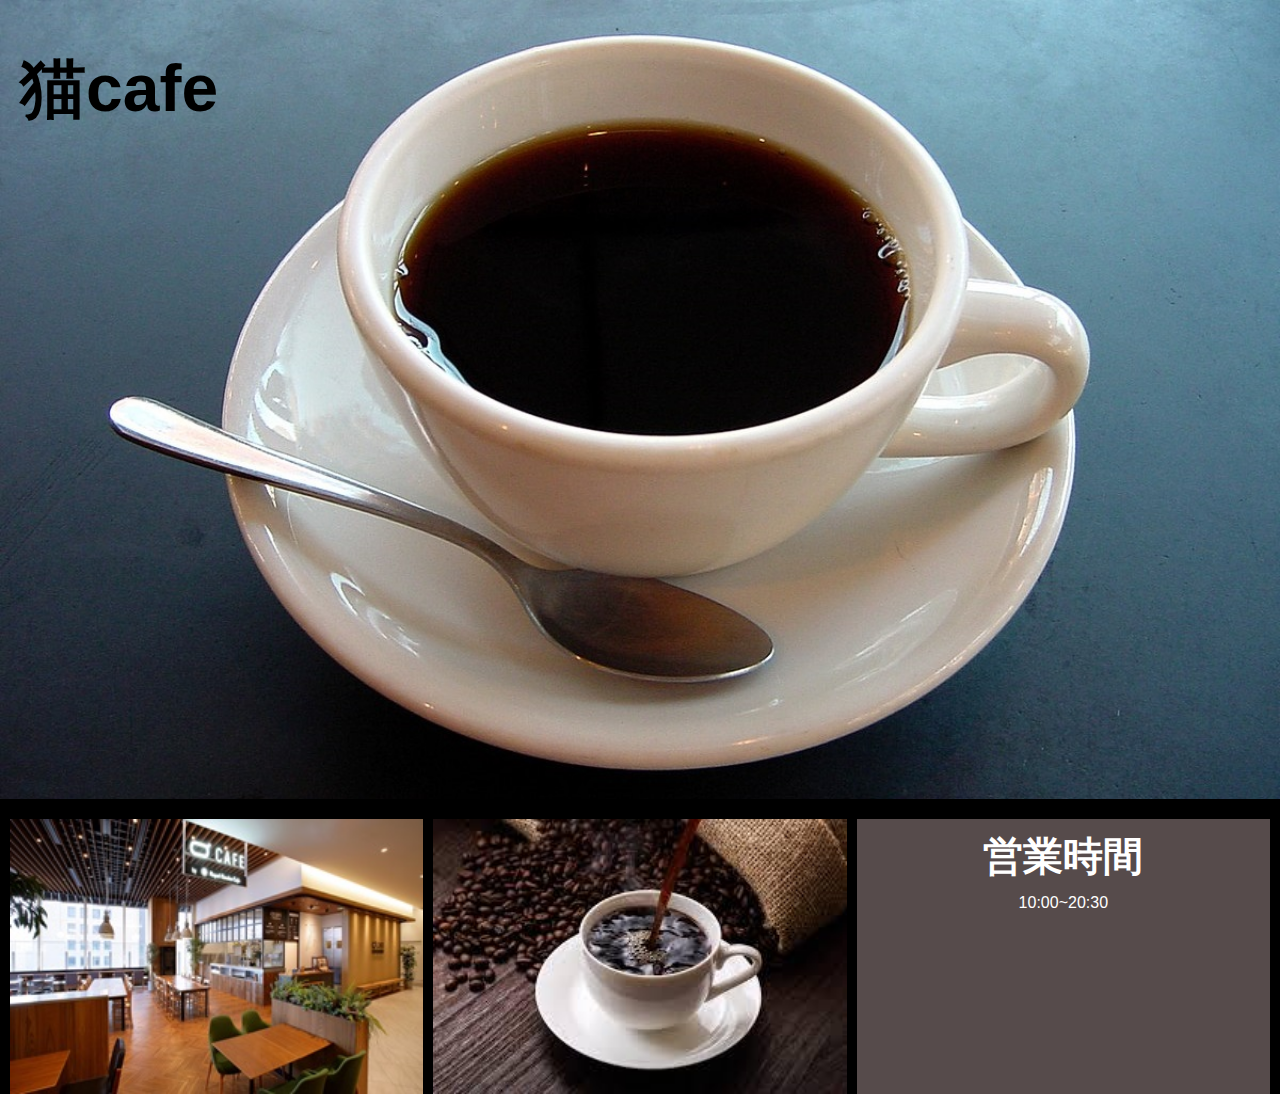
<file: index.html>
<!DOCTYPE html>
<html lang="ja">
<head>
    <meta charset="UTF-8">
    <meta name="viewport" content="width=device-width, initial-scale=1.0">
    <title>猫cafe</title>
    <link rel="stylesheet" href="style.css">
</head>
<body>
    <header>
        <h1>猫cafe</h1>
    </header>
    <main>
        <div class="main-image">
            <img src="/image/coffee1.JPG" alt="Main Photo">
        </div>
        <div class="contents">
            <div class="contents-item">
              <img src="/image/cafeshop.jpg">
            </div>
            <div class="contents-item">
              <img src="/image/coffee2.jpg">
            </div>
            <div class="contents-item">
              <h2>営業時間</h2>
              <p>10:00~20:30</p>
            </div>
        </div>
    </main>
</body>
</html>
</file>
<file: style.css>
body {
    margin: 0;
    padding: 0;
    background-color: #000;
    color: #fff;
    font-family: Arial, sans-serif;
}

header {
    position: absolute;
    font-size: 33px;
    z-index: 10;
}

h1 {
    color: black;
    margin-left: 20px;
}

main {
    text-align: center;
    position: relative;
}

.main-image img {
    width: 100%;
    display: block;
}

.contents {
    display: flex;
    justify-content: space-between;
    margin-top: 20px;
    padding: 0 5px; /* 左右の余白を追加して要素が端にくっつかないようにする */
}

.contents-item {
    flex: 1;
    margin: 0 5px;
    text-align: center;
    background-color: #564b4b;
}

.contents-item img {
    width: 100%;
    display: block;
}

.contents-item h2 {
    margin: 10px 0;
    font-size: 40px
}

.contents-item p {
    margin: 0;
}
</file>
